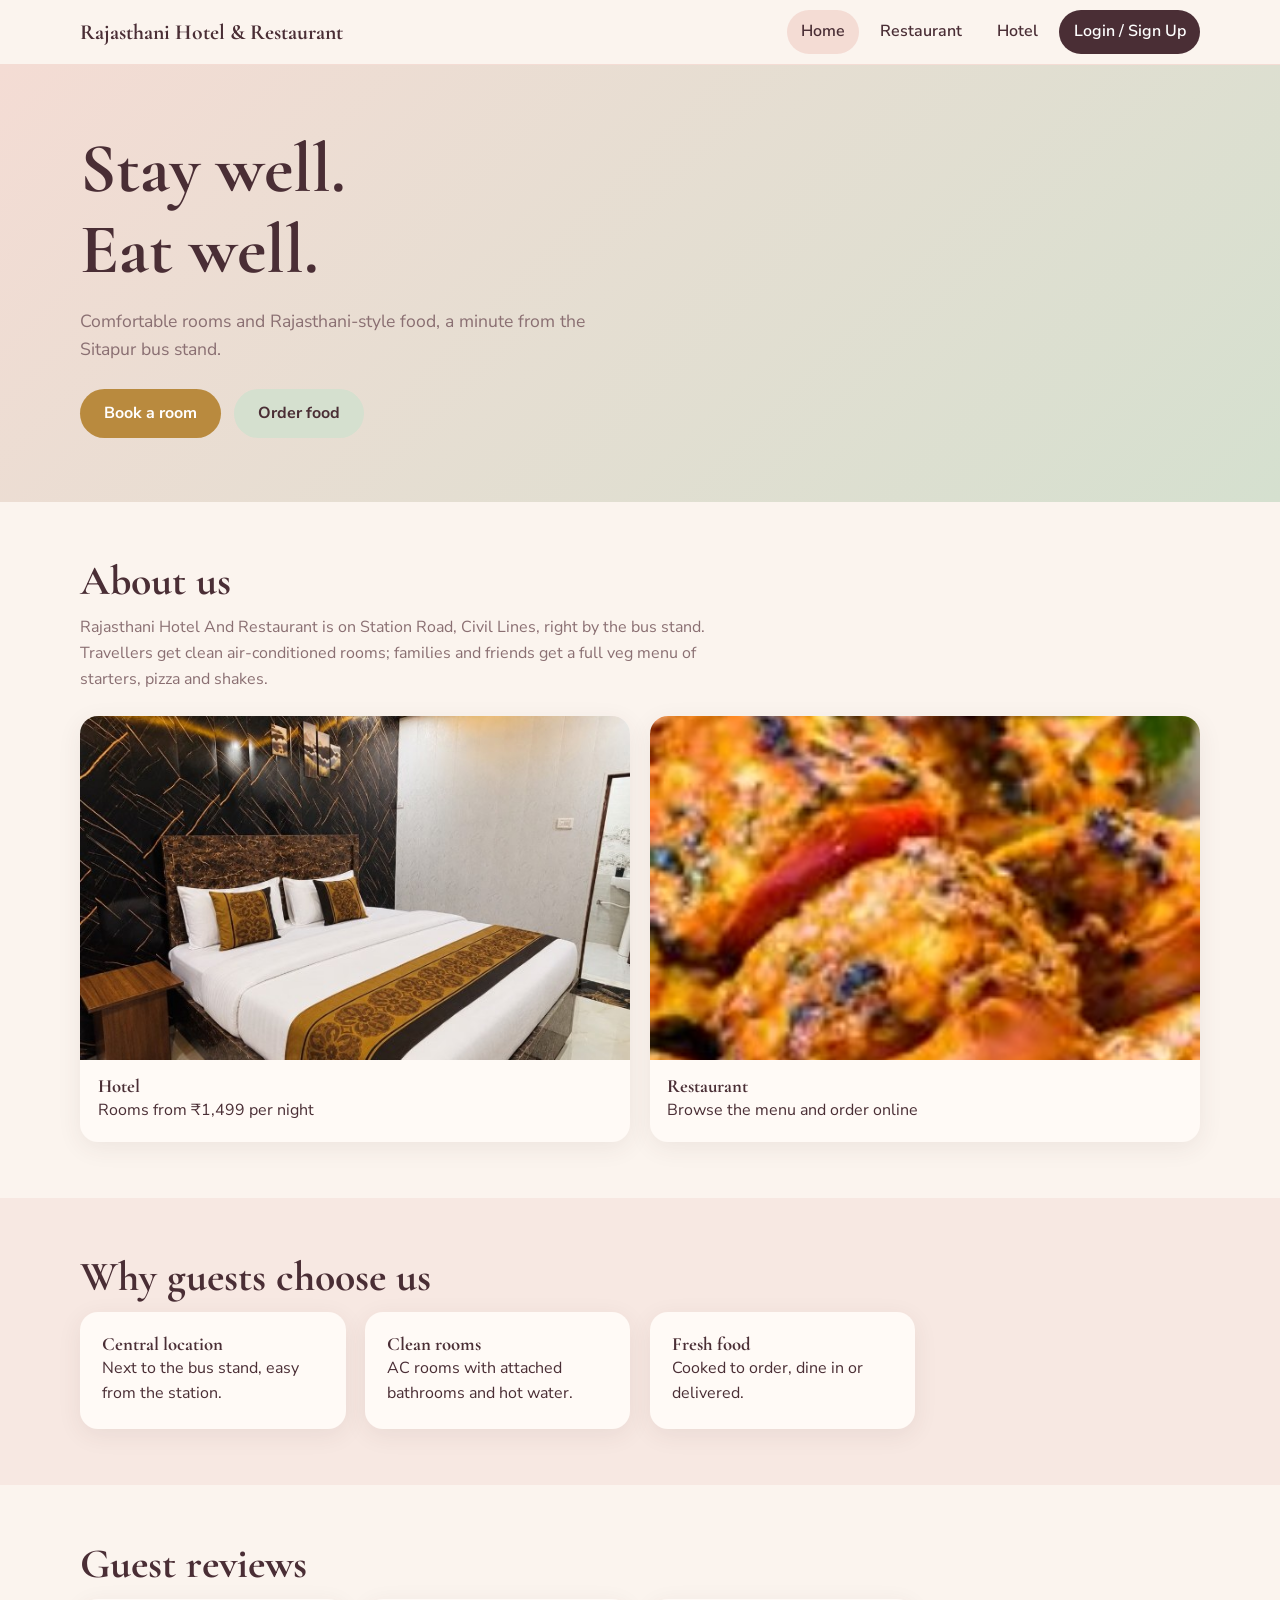
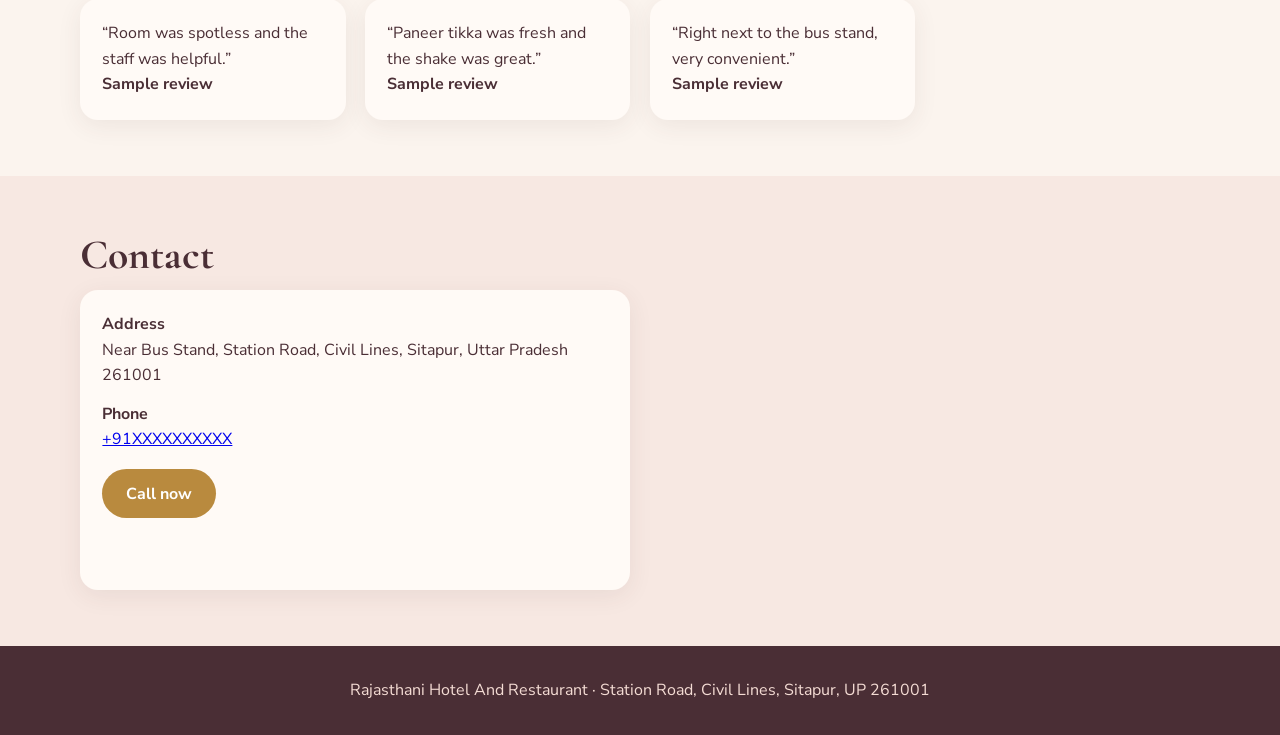
<file: index.html>
<!DOCTYPE html>
<html lang="en">

<head>
    <meta charset="utf-8">
    <meta name="viewport" content="width=device-width,initial-scale=1">
    <title>Home | Rajasthani Hotel And Restaurant</title>
    <link rel="preconnect" href="https://fonts.googleapis.com">
    <link
        href="https://fonts.googleapis.com/css2?family=Cormorant+Garamond:wght@500;700&family=Nunito+Sans:wght@400;600;800&display=swap"
        rel="stylesheet">
    <link rel="stylesheet" href="style.css">
</head>

<body>
    <nav>
        <div class="wrap"><a class="logo" href="index.html">Rajasthani Hotel &amp; Restaurant</a><button id="burger"
                aria-label="Menu">☰</button>
            <div class="links"><a href="index.html" class="on">Home</a><a href="restaurant.html"
                    class="">Restaurant</a><a href="hotel.html" class="">Hotel</a><a href="login.html" class="cta">Login
                    / Sign Up</a></div>
        </div>
    </nav>
    <header class="hero">
        <div class="wrap">
            <h1>Stay well.<br>Eat well.</h1>
            <p>Comfortable rooms and Rajasthani-style food, a minute from the Sitapur bus stand.</p>
            <div class="row"><a class="btn" href="hotel.html">Book a room</a><a class="btn alt"
                    href="restaurant.html">Order food</a></div>
        </div>
    </header>
    <section class="wrap" id="about">
        <h2>About us</h2>
        <p style="max-width:42rem;color:var(--mute)">Rajasthani Hotel And Restaurant is on Station Road, Civil Lines,
            right by the bus stand. Travellers get clean air-conditioned rooms; families and friends get a full veg menu
            of starters, pizza and shakes.</p>
        <div class="two" style="margin-top:1.5rem"><a class="card" href="hotel.html"
                style="text-decoration:none;color:inherit"><img src="img/room-marble.jpg" alt="Hotel room"
                    style="aspect-ratio:16/10">
                <div class="b">
                    <h3>Hotel</h3>
                    <p>Rooms from ₹1,499 per night</p>
                </div>
            </a><a class="card" href="restaurant.html" style="text-decoration:none;color:inherit"><img
                    src="img/paneer-tikka.jpg" alt="Paneer tikka" style="aspect-ratio:16/10">
                <div class="b">
                    <h3>Restaurant</h3>
                    <p>Browse the menu and order online</p>
                </div>
            </a></div>
    </section>
    <section class="tint">
        <div class="wrap">
            <h2>Why guests choose us</h2>
            <div class="grid">
                <div class="panel">
                    <h3>Central location</h3>
                    <p>Next to the bus stand, easy from the station.</p>
                </div>
                <div class="panel">
                    <h3>Clean rooms</h3>
                    <p>AC rooms with attached bathrooms and hot water.</p>
                </div>
                <div class="panel">
                    <h3>Fresh food</h3>
                    <p>Cooked to order, dine in or delivered.</p>
                </div>
            </div>
        </div>
    </section>
    <section class="wrap" id="reviews">
        <h2>Guest reviews</h2>
        <div class="grid">
            <div class="panel">
                <p>“Room was spotless and the staff was helpful.”</p><b>Sample review</b>
            </div>
            <div class="panel">
                <p>“Paneer tikka was fresh and the shake was great.”</p><b>Sample review</b>
            </div>
            <div class="panel">
                <p>“Right next to the bus stand, very convenient.”</p><b>Sample review</b>
            </div>
        </div>
    </section>
    <section class="tint" id="contact">
        <div class="wrap">
            <h2>Contact</h2>
            <div class="two">
                <div class="panel">
                    <p><b>Address</b><br>Near Bus Stand, Station Road, Civil Lines, Sitapur, Uttar Pradesh 261001</p>
                    <p style="margin-top:.8rem"><b>Phone</b><br><a href="tel:+91XXXXXXXXXX">+91XXXXXXXXXX</a></p><a
                        class="btn" style="margin-top:1rem" href="tel:+91XXXXXXXXXX">Call now</a>
                </div><iframe
                    src="https://www.google.com/maps/embed?pb=!1m18!1m12!1m3!1d3361.987601725037!2d80.6867876!3d27.562660200000003!2m3!1f0!2f0!3f0!3m2!1i1024!2i768!4f13.1!3m3!1m2!1s0x399ed6f849cca317%3A0x4c78d429650c44e3!2sHotel%20Rajasthani!5e1!3m2!1sen!2sin!4v1790970113451!5m2!1sen!2sin"
                    allowfullscreen loading="lazy" referrerpolicy="strict-origin-when-cross-origin"
                    title="Map"></iframe>
            </div>
        </div>
    </section>
    <footer>
        <p>Rajasthani Hotel And Restaurant · Station Road, Civil Lines, Sitapur, UP 261001</p>
    </footer>
    <script src="app.js"></script>
</body>

</html>
</file>
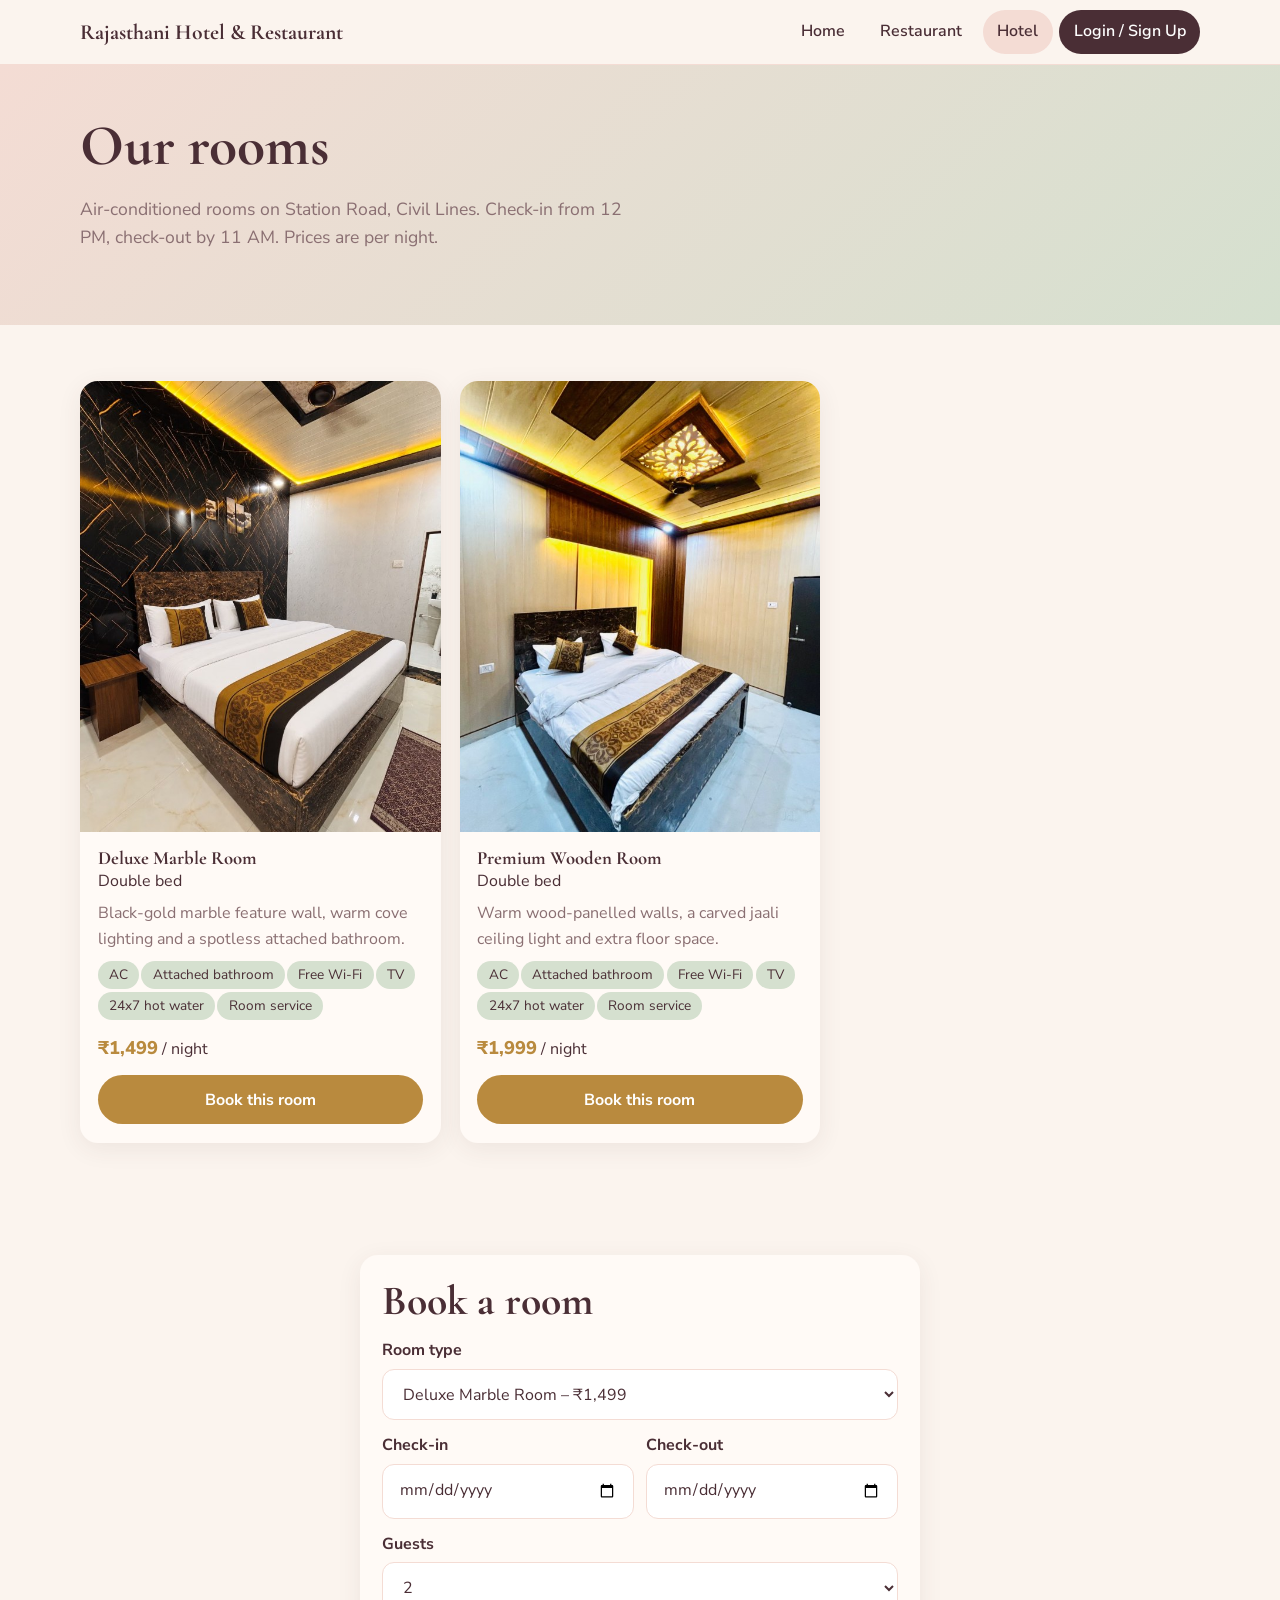
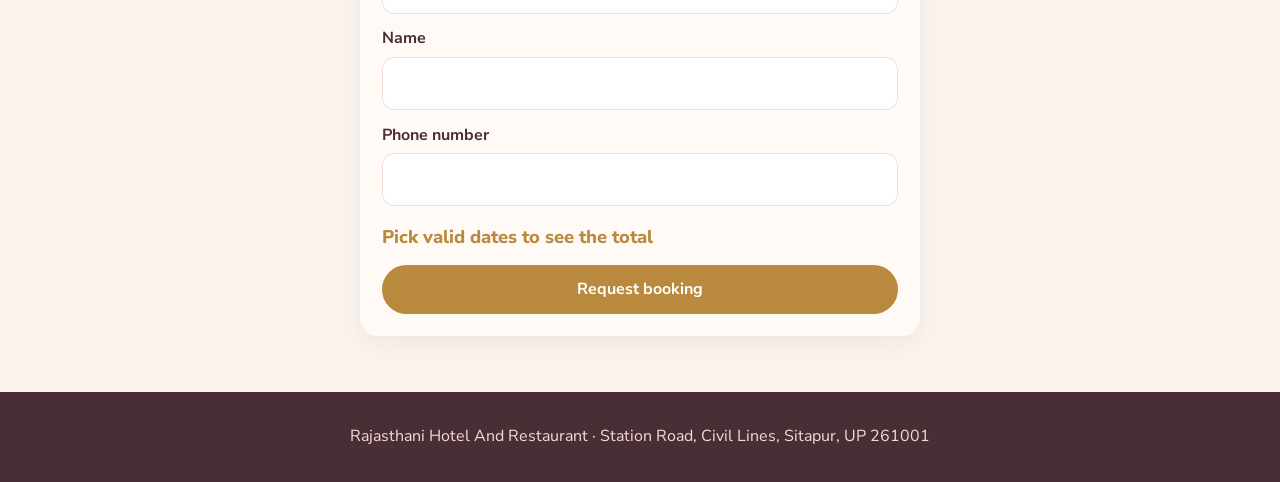
<file: hotel.html>
<!DOCTYPE html>
<html lang="en">

<head>
    <meta charset="utf-8">
    <meta name="viewport" content="width=device-width,initial-scale=1">
    <title>Hotel | Rajasthani Hotel And Restaurant</title>
    <link rel="preconnect" href="https://fonts.googleapis.com">
    <link
        href="https://fonts.googleapis.com/css2?family=Cormorant+Garamond:wght@500;700&family=Nunito+Sans:wght@400;600;800&display=swap"
        rel="stylesheet">
    <link rel="stylesheet" href="style.css">
</head>

<body>
    <nav>
        <div class="wrap"><a class="logo" href="index.html">Rajasthani Hotel &amp; Restaurant</a><button id="burger"
                aria-label="Menu">☰</button>
            <div class="links"><a href="index.html" class="">Home</a><a href="restaurant.html" class="">Restaurant</a><a
                    href="hotel.html" class="on">Hotel</a><a href="login.html" class="cta">Login / Sign Up</a></div>
        </div>
    </nav>
    <header class="hero" style="padding:3rem 0">
        <div class="wrap">
            <h1 style="font-size:clamp(2.2rem,7vw,3.6rem)">Our rooms</h1>
            <p>Air-conditioned rooms on Station Road, Civil Lines. Check-in from 12 PM, check-out by 11 AM. Prices are
                per night.</p>
        </div>
    </header>
    <main class="wrap">
        <section>
            <div class="grid" id="rooms" style="grid-template-columns:repeat(auto-fill,minmax(min(100%,320px),1fr))">
            </div>
        </section>
        <section id="book">
            <div class="panel" style="max-width:560px;margin:auto">
                <h2>Book a room</h2>
                <form id="bf"><label for="room">Room type</label><select id="room"></select>
                    <div class="two" style="gap:.8rem">
                        <div><label for="in">Check-in</label><input id="in" type="date" required></div>
                        <div><label for="out">Check-out</label><input id="out" type="date" required></div>
                    </div><label for="g">Guests</label><select id="g">
                        <option>1</option>
                        <option selected>2</option>
                        <option>3</option>
                    </select><label for="bn">Name</label><input id="bn" required autocomplete="name"><label
                        for="bp">Phone number</label><input id="bp" type="tel" inputmode="tel" required
                        autocomplete="tel">
                    <p class="price" id="bsum" style="margin-top:1rem"></p><button class="btn"
                        style="width:100%;margin-top:.8rem">Request booking</button>
                </form>
            </div>
        </section>
    </main>
    <footer>
        <p>Rajasthani Hotel And Restaurant · Station Road, Civil Lines, Sitapur, UP 261001</p>
    </footer>
    <script src="app.js"></script>
    <script>
        rooms.innerHTML = ROOMS.map(r => `<article class="card"><img src="${r.img}" alt="${r.name}" style="aspect-ratio:4/5"><div class="b"><h3>${r.name}</h3><p>${r.size}</p><p style="color:var(--mute);margin:.4rem 0">${r.desc}</p><div>${r.fac.map(f => `<span class="tag">${f}</span>`).join('')}</div><p style="margin:.8rem 0"><span class="price">${inr(r.price)}</span> / night</p><button class="btn" style="width:100%" data-book="${r.id}">Book this room</button></div></article>`).join('');
        room.innerHTML = ROOMS.map(r => `<option value="${r.id}">${r.name} – ${inr(r.price)}</option>`).join('');
        const today = new Date().toISOString().slice(0, 10);
        const checkIn = document.getElementById('in');
        const checkOut = document.getElementById('out');
        const roomSelect = document.getElementById('room');

        checkIn.min = checkOut.min = today;
        [checkIn, checkOut, roomSelect].forEach(x => x.onchange = calc);
        calc();
        bf.onsubmit = e => { e.preventDefault(); if (calc() < 1) return toast('Check-out must be after check-in'); /* TODO backend: send booking to your API */ toast('Booking request sent (demo)'); bf.reset(); calc(); }
    </script>
</body>
</html>
</file>
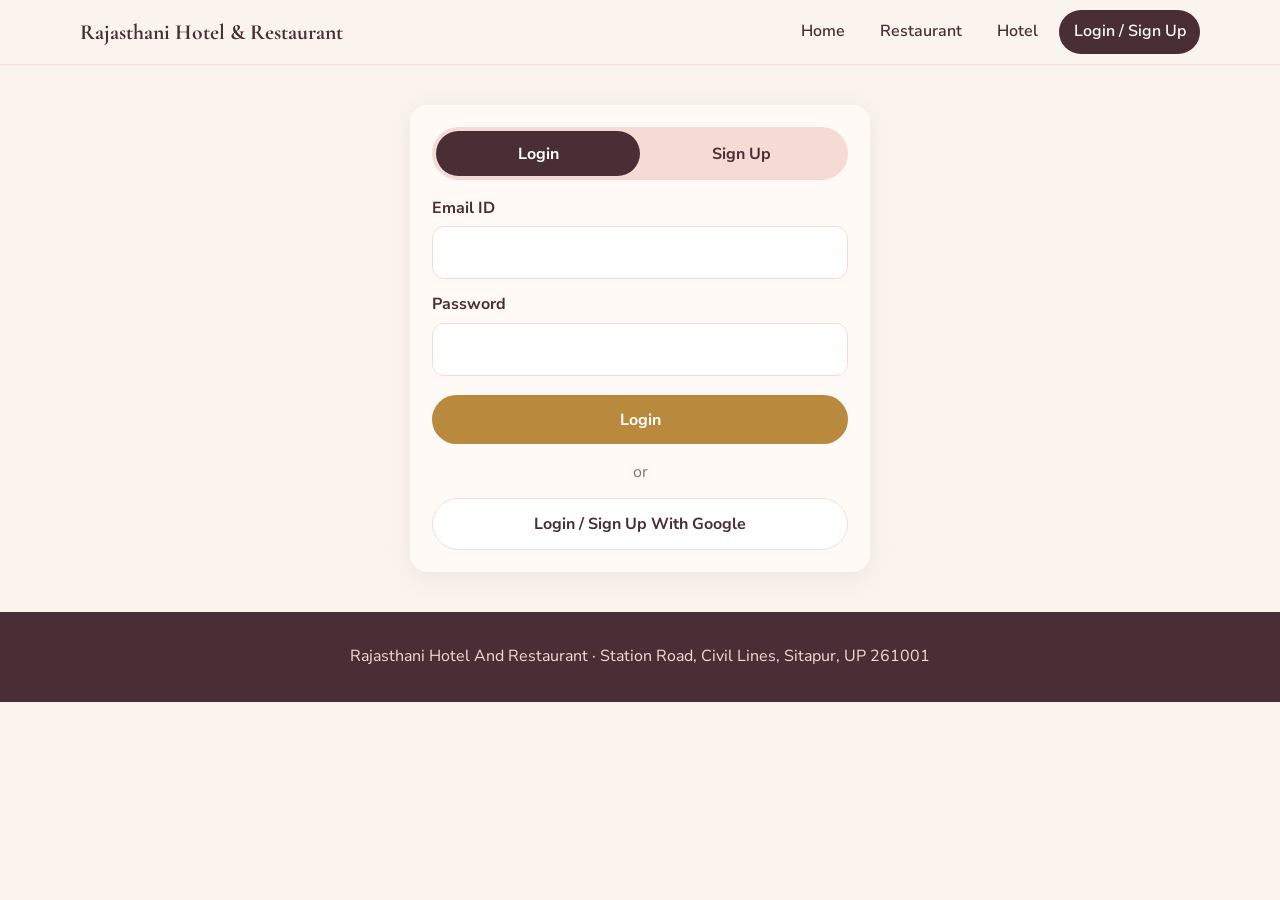
<file: login.html>
<!DOCTYPE html>
<html lang="en">

<head>
    <meta charset="utf-8">
    <meta name="viewport" content="width=device-width,initial-scale=1">
    <title>Login | Rajasthani Hotel And Restaurant</title>
    <link rel="preconnect" href="https://fonts.googleapis.com">
    <link
        href="https://fonts.googleapis.com/css2?family=Cormorant+Garamond:wght@500;700&family=Nunito+Sans:wght@400;600;800&display=swap"
        rel="stylesheet">
    <link rel="stylesheet" href="style.css">
</head>

<body>
    <nav>
        <div class="wrap"><a class="logo" href="index.html">Rajasthani Hotel &amp; Restaurant</a><button id="burger"
                aria-label="Menu">☰</button>
            <div class="links"><a href="index.html" class="">Home</a><a href="restaurant.html" class="">Restaurant</a><a
                    href="hotel.html" class="">Hotel</a><a href="login.html" class="cta">Login / Sign Up</a></div>
        </div>
    </nav>
    <main class="wrap">
        <div class="auth panel">
            <div class="tabs"><button class="on" data-t="in">Login</button><button data-t="up">Sign Up</button></div>
            <form id="f">
                <div id="upf"><label for="n">Full name</label><input id="n" autocomplete="name"><label for="p">Phone
                        number</label><input id="p" type="tel" inputmode="tel" autocomplete="tel"></div>
                <label for="e">Email ID</label><input id="e" type="email" autocomplete="email" required><label
                    for="pw">Password</label><input id="pw" type="password" minlength="6" required
                    autocomplete="current-password">
                <button class="btn" style="width:100%;margin-top:1.2rem" id="sub">Login</button>
            </form>
            <p class="or">or</p><button class="btn g" id="gb">Login / Sign Up With Google</button>
        </div>
    </main>
    <footer>
        <p>Rajasthani Hotel And Restaurant · Station Road, Civil Lines, Sitapur, UP 261001</p>
    </footer>
    <script src="app.js"></script>
    <script>
        let m = 'in'; const up = document.getElementById('upf'); const set = x => { m = x; up.classList.toggle('hide', x == 'in'); document.getElementById('sub').textContent = x == 'in' ? 'Login' : 'Create account'; document.querySelectorAll('.tabs button').forEach(b => b.classList.toggle('on', b.dataset.t == x)) }; set('in');
        document.querySelectorAll('.tabs button').forEach(b => b.onclick = () => set(b.dataset.t));
        f.onsubmit = e => { e.preventDefault(); if (m == 'up' && (!n.value.trim() || !/^\d{10}$/.test(p.value.replace(/\D/g, '').slice(-10)))) return toast('Enter your full name and a 10-digit phone number');/* TODO backend: call your auth API here */toast(m == 'in' ? 'Logged in (demo)' : 'Account created (demo)') };
        gb.onclick = () => toast('Google sign-in: connect your backend here')</script>
</body>

</html>
</file>
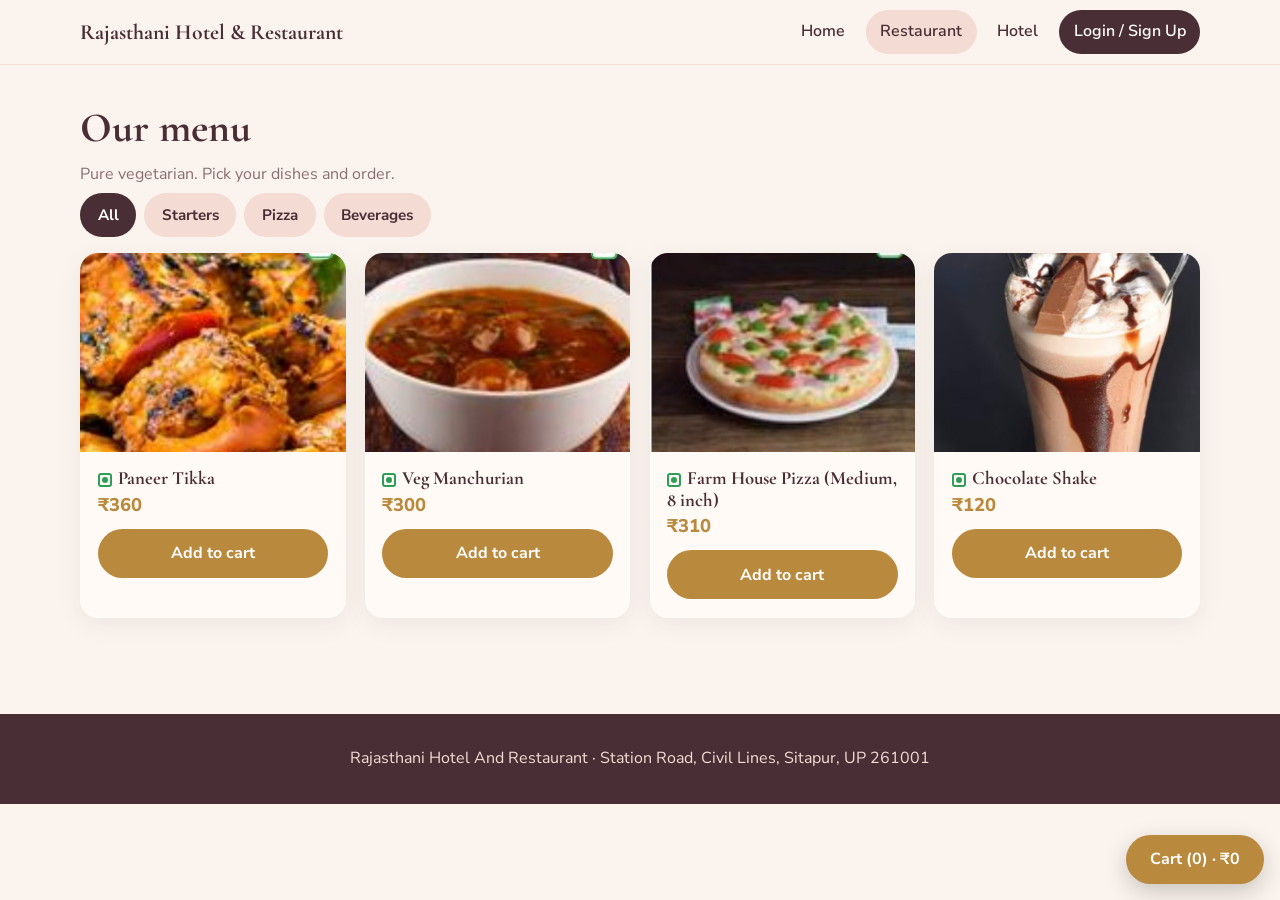
<file: restaurant.html>
<!DOCTYPE html>
<html lang="en">

<head>
    <meta charset="utf-8">
    <meta name="viewport" content="width=device-width,initial-scale=1">
    <title>Restaurant | Rajasthani Hotel And Restaurant</title>
    <link rel="preconnect" href="https://fonts.googleapis.com">
    <link
        href="https://fonts.googleapis.com/css2?family=Cormorant+Garamond:wght@500;700&family=Nunito+Sans:wght@400;600;800&display=swap"
        rel="stylesheet">
    <link rel="stylesheet" href="style.css">
</head>

<body>
    <nav>
        <div class="wrap"><a class="logo" href="index.html">Rajasthani Hotel &amp; Restaurant</a><button id="burger"
                aria-label="Menu">☰</button>
            <div class="links"><a href="index.html" class="">Home</a><a href="restaurant.html"
                    class="on">Restaurant</a><a href="hotel.html" class="">Hotel</a><a href="login.html"
                    class="cta">Login / Sign Up</a></div>
        </div>
    </nav>
    <main class="wrap" style="padding:2.5rem 0 6rem">
        <h2>Our menu</h2>
        <p style="color:var(--mute)">Pure vegetarian. Pick your dishes and order.</p>
        <div class="chips" id="chips"></div>
        <div class="grid" id="items"></div>
    </main>
    <button class="btn" id="cartbtn"></button>
    <div class="drawer" id="drawer">
        <div class="sheet">
            <div class="row" style="justify-content:space-between;align-items:center">
                <h2>Your order</h2><button class="btn line" data-close="1">Close</button>
            </div>
            <div id="lines"></div>
            <div id="sum"></div>
            <form id="checkout" class="hide">
                <h3 style="margin-top:1.2rem">Delivery details</h3><label for="cn">Name</label><input id="cn" required
                    autocomplete="name"><label for="cp">Phone number</label><input id="cp" type="tel" inputmode="tel"
                    required pattern="[0-9+ ]{10,14}" autocomplete="tel"><label for="ca">Address</label><textarea
                    id="ca" rows="3" required autocomplete="street-address"></textarea>
                <label for="pm">Payment method</label><select id="pm">
                    <option>Cash on delivery</option>
                    <option>UPI</option>
                    <option>Card</option>
                </select><button class="btn" style="width:100%;margin-top:1.2rem">Place order</button>
            </form>
        </div>
    </div>
    <footer>
        <p>Rajasthani Hotel And Restaurant · Station Road, Civil Lines, Sitapur, UP 261001</p>
    </footer>
    <script src="app.js"></script>
    <script>renderMenu(); renderCart();
        checkout.onsubmit = e => { e.preventDefault();/* TODO backend: send {cart,name,phone,address,payment} to your API */cart = {}; save(); renderCart(); document.getElementById('drawer').classList.remove('open'); checkout.reset(); toast('Order placed (demo). Thank you!') }</script>
</body>

</html>
</file>
<file: style.css>
:root {
    --bg: #fbf4ee;
    --blush: #f4dcd4;
    --sage: #d5e0cf;
    --gold: #b98a3e;
    --ink: #4a2e35;
    --mute: #8a6f72;
    --card: #fffaf6;
    --r: 18px
}

* {
    box-sizing: border-box;
    margin: 0
}

html {
    scroll-behavior: smooth
}

body {
    font-family: 'Nunito Sans', sans-serif;
    background: var(--bg);
    color: var(--ink);
    line-height: 1.6;
    overflow-x: hidden
}

img {
    max-width: 100%;
    display: block
}

h1,
h2,
h3 {
    font-family: 'Cormorant Garamond', serif;
    line-height: 1.15
}

h1 {
    font-size: clamp(2.4rem, 8vw, 4.4rem)
}

h2 {
    font-size: clamp(1.8rem, 5vw, 2.6rem);
    margin-bottom: .6rem
}

.wrap {
    width: min(1120px, 100% - 2rem);
    margin: auto
}

section {
    padding: 3.5rem 0
}

nav {
    position: sticky;
    top: 0;
    z-index: 20;
    background: rgba(251, 244, 238, .94);
    backdrop-filter: blur(8px);
    border-bottom: 1px solid var(--blush)
}

nav .wrap {
    display: flex;
    align-items: center;
    justify-content: space-between;
    min-height: 64px
}

.logo {
    font-family: 'Cormorant Garamond', serif;
    font-size: 1.35rem;
    font-weight: 700;
    color: var(--ink);
    text-decoration: none
}

.links {
    display: flex;
    gap: .4rem;
    align-items: center
}

.links a {
    padding: .6rem .9rem;
    border-radius: 99px;
    color: var(--ink);
    text-decoration: none;
    font-weight: 600
}

.links a:hover,
.links a.on {
    background: var(--blush)
}

.links a.cta {
    background: var(--ink);
    color: #fff
}

#burger {
    display: none;
    background: none;
    border: 0;
    font-size: 1.8rem;
    width: 48px;
    height: 48px;
    color: var(--ink)
}

@media(max-width:760px) {
    #burger {
        display: block
    }

    .links {
        display: none;
        position: absolute;
        top: 64px;
        left: 0;
        right: 0;
        flex-direction: column;
        align-items: stretch;
        background: var(--bg);
        padding: .8rem 1rem 1.2rem;
        border-bottom: 1px solid var(--blush)
    }

    .links.open {
        display: flex
    }

    .links a {
        padding: .9rem 1rem
    }
}

.btn {
    display: inline-block;
    border: 0;
    cursor: pointer;
    font: 700 1rem 'Nunito Sans', sans-serif;
    padding: .85rem 1.5rem;
    min-height: 46px;
    border-radius: 99px;
    background: var(--gold);
    color: #fff;
    text-decoration: none;
    transition: .2s
}

.btn:hover {
    transform: translateY(-2px);
    box-shadow: 0 8px 20px rgba(185, 138, 62, .3)
}

.btn.alt {
    background: var(--sage);
    color: var(--ink)
}

.btn.line {
    background: none;
    border: 2px solid var(--ink);
    color: var(--ink)
}

.hero {
    background: linear-gradient(135deg, var(--blush), var(--sage));
    padding: 4rem 0
}

.hero p {
    max-width: 34rem;
    margin: 1rem 0 1.6rem;
    color: var(--mute);
    font-size: 1.1rem
}

.row {
    display: flex;
    gap: .8rem;
    flex-wrap: wrap
}

.grid {
    display: grid;
    gap: 1.2rem;
    grid-template-columns: repeat(auto-fill, minmax(250px, 1fr))
}

.card {
    background: var(--card);
    border-radius: var(--r);
    overflow: hidden;
    box-shadow: 0 6px 24px rgba(74, 46, 53, .08);
    transition: .25s
}

.card:hover {
    transform: translateY(-4px)
}

.card img {
    width: 100%;
    aspect-ratio: 4/3;
    object-fit: cover
}

.card .b {
    padding: 1rem 1.1rem 1.2rem
}

.price {
    font-weight: 800;
    color: var(--gold);
    font-size: 1.15rem
}

.two {
    display: grid;
    gap: 1.2rem;
    grid-template-columns: 1fr 1fr
}

@media(max-width:700px) {
    .two {
        grid-template-columns: 1fr
    }
}

.panel {
    background: var(--card);
    border-radius: var(--r);
    padding: 1.4rem;
    box-shadow: 0 6px 24px rgba(74, 46, 53, .08)
}

.tint {
    background: #f7e8e2
}

iframe {
    width: 100%;
    border: 0;
    border-radius: var(--r);
    min-height: 300px
}

label {
    display: block;
    font-weight: 700;
    margin: .8rem 0 .3rem
}

input,
select,
textarea {
    width: 100%;
    font: inherit;
    font-size: 16px;
    padding: .8rem 1rem;
    border: 1.5px solid var(--blush);
    border-radius: 12px;
    background: #fff;
    color: var(--ink)
}

input:focus,
select:focus,
textarea:focus,
.btn:focus-visible,
a:focus-visible {
    outline: 3px solid var(--gold);
    outline-offset: 2px
}

.chips {
    display: flex;
    gap: .5rem;
    overflow-x: auto;
    padding: .3rem 0 1rem
}

.chip {
    flex: none;
    border: 0;
    cursor: pointer;
    padding: .65rem 1.1rem;
    border-radius: 99px;
    background: var(--blush);
    font: 700 .95rem 'Nunito Sans';
    color: var(--ink);
    min-height: 44px
}

.chip.on {
    background: var(--ink);
    color: #fff
}

.veg {
    display: inline-block;
    width: 14px;
    height: 14px;
    border: 2px solid #2e9e57;
    border-radius: 3px;
    position: relative;
    vertical-align: middle;
    margin-right: 6px
}

.veg:after {
    content: "";
    position: absolute;
    inset: 2px;
    background: #2e9e57;
    border-radius: 50%
}

.tag {
    display: inline-block;
    background: var(--sage);
    border-radius: 99px;
    padding: .2rem .7rem;
    font-size: .85rem;
    margin: .15rem .15rem 0 0
}

#cartbtn {
    position: fixed;
    right: 1rem;
    bottom: 1rem;
    z-index: 30;
    box-shadow: 0 8px 24px rgba(0, 0, 0, .2)
}

.drawer {
    position: fixed;
    inset: 0;
    z-index: 40;
    display: none;
    background: rgba(74, 46, 53, .45)
}

.drawer.open {
    display: block
}

.sheet {
    position: absolute;
    right: 0;
    top: 0;
    bottom: 0;
    width: min(440px, 100%);
    background: var(--bg);
    padding: 1.2rem;
    overflow-y: auto
}

.line-i {
    display: flex;
    justify-content: space-between;
    align-items: center;
    gap: .6rem;
    padding: .7rem 0;
    border-bottom: 1px solid var(--blush)
}

.qty {
    display: flex;
    align-items: center;
    gap: .4rem
}

.qty button {
    width: 40px;
    height: 40px;
    border-radius: 50%;
    border: 0;
    background: var(--blush);
    font-size: 1.2rem;
    cursor: pointer
}

.sum {
    display: flex;
    justify-content: space-between;
    padding: .3rem 0
}

.sum.t {
    font-weight: 800;
    font-size: 1.15rem;
    border-top: 2px solid var(--ink);
    margin-top: .4rem;
    padding-top: .6rem
}

.auth {
    max-width: 460px;
    margin: 2.5rem auto
}

.tabs {
    display: grid;
    grid-template-columns: 1fr 1fr;
    background: var(--blush);
    border-radius: 99px;
    padding: 4px;
    margin-bottom: 1rem
}

.tabs button {
    border: 0;
    background: none;
    padding: .7rem;
    border-radius: 99px;
    font: 700 1rem 'Nunito Sans';
    cursor: pointer;
    color: var(--ink)
}

.tabs .on {
    background: var(--ink);
    color: #fff
}

.g {
    width: 100%;
    background: #fff;
    border: 1.5px solid var(--blush);
    color: var(--ink);
    margin-top: .8rem
}

.or {
    text-align: center;
    color: var(--mute);
    margin: 1rem 0 0
}

.toast {
    position: fixed;
    left: 50%;
    bottom: 5rem;
    transform: translateX(-50%);
    background: var(--ink);
    color: #fff;
    padding: .7rem 1.2rem;
    border-radius: 99px;
    z-index: 60;
    display: none;
    max-width: 90%
}

footer {
    background: var(--ink);
    color: #f4dcd4;
    text-align: center;
    padding: 2rem 1rem
}

.hide {
    display: none !important
}

@media(prefers-reduced-motion:reduce) {
    * {
        transition: none !important;
        scroll-behavior: auto !important
    }
}
</file>
